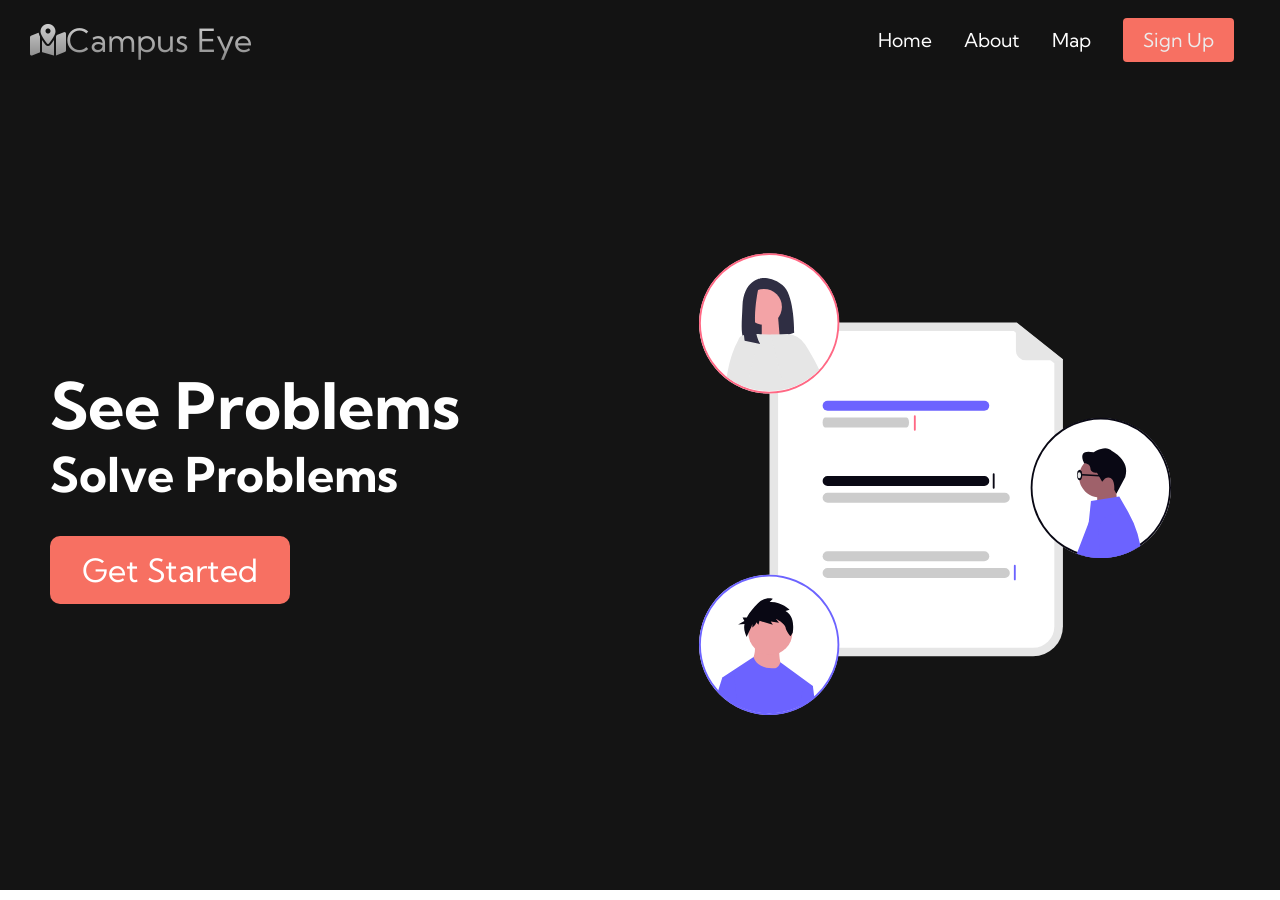
<file: index.html>
<!DOCTYPE html>
<html lang="en">
<head>
    <meta charset="UTF-8">
    <meta name="viewport" content="width=device-width, initial-scale=1.0">
    <title>Campus Eye</title>
    <link rel = "stylesheet" href = "styles.css">
    <link rel="preconnect" href="https://fonts.googleapis.com">
<link rel="preconnect" href="https://fonts.gstatic.com" crossorigin>
<link href="https://fonts.googleapis.com/css2?family=Kumbh+Sans:wght,YOPQ@100..900,300&display=swap" rel="stylesheet">
    <link rel="stylesheet"
href="https://cdnjs.cloudflare.com/ajax/libs/font-awesome/6.5.2/css/all.min.css">
</head>
<body>
    <!-- Navbar Section -->
    <nav class="navbar">
        <div class="navbar__container">
            <a href="/" id="navbar__logo"><i class="fa-solid fa-map-location-dot"></i>Campus Eye</a>
            <div class="navbar__toggle" id="mobile-menu">
                <span class="bar"></span>
                <span class="bar"></span>
                <span class="bar"></span>
            </div>
            <ul class="navbar__menu">
                <li class="navbar__item">
                    <a href="/" class="navbar__links">Home</a>
                </li>
                <li class="navbar__item">
                    <a href="/about.html" class="navbar__links">About</a>
                </li>
                <li class="navbar__item">
                    <a href="/map.html" class="navbar__links">Map</a>
                </li>
                <li class="navbar__btn">
                    <a href="/signup.html" class="button">Sign Up</a>
                </li>
            </ul>
        </div>
    </nav>
    <!-- Hero Section -->
     <div class="main">
        <div class="main__container">
            <div class="main__content">
                <h1>See Problems</h1>
                <h2>Solve Problems</h2>
                <button class = "main__btn"><a href="signup.html">Get Started</a></button>
            </div>
            <div class="main__img--container">
                <img src="/images/pic1.svg" alt="pic" id = "main__img">
            </div>
        </div>
     </div>
     <!-- Services Section -->
    <script src = 'app.js'></script>
</body>
</html>
</file>
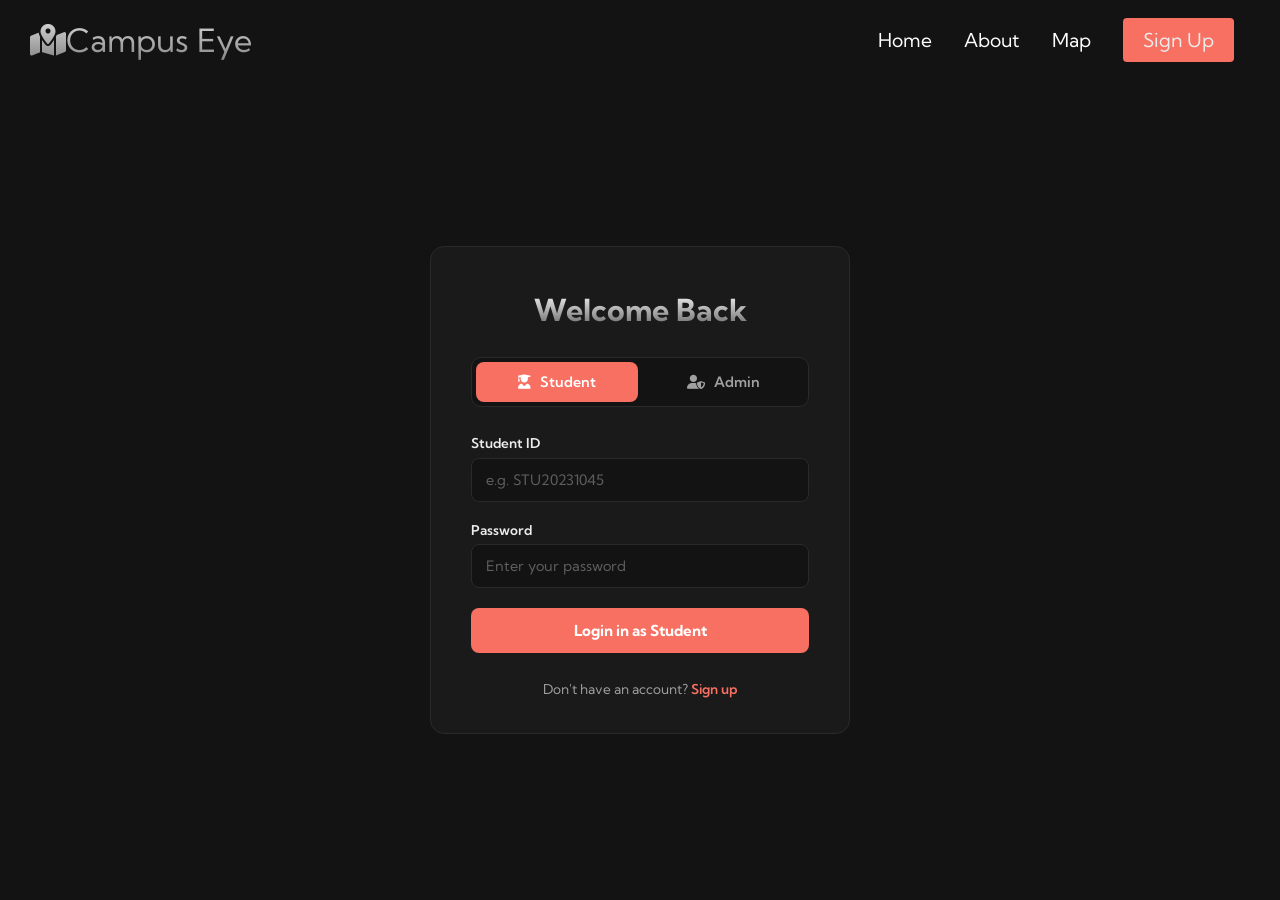
<file: login.html>
<!DOCTYPE html>
<html lang="en">
<head>
    <meta charset="UTF-8">
    <meta name="viewport" content="width=device-width, initial-scale=1.0">
    <title>Campus Eye | Login</title>
    <link rel="stylesheet" href="styles.css">
    <link rel="preconnect" href="https://fonts.googleapis.com">
    <link rel="preconnect" href="https://fonts.gstatic.com" crossorigin>
    <link href="https://fonts.googleapis.com/css2?family=Kumbh+Sans:wght,YOPQ@100..900,300&display=swap" rel="stylesheet">
    <link rel="stylesheet" href="https://cdnjs.cloudflare.com/ajax/libs/font-awesome/6.5.2/css/all.min.css">
</head>
<body>
    <!-- Navbar Section -->
    <nav class="navbar">
        <div class="navbar__container">
            <a href="/" id="navbar__logo"><i class="fa-solid fa-map-location-dot"></i>Campus Eye</a>
            <div class="navbar__toggle" id="mobile-menu">
                <span class="bar"></span>
                <span class="bar"></span>
                <span class="bar"></span>
            </div>
            <ul class="navbar__menu">
                <li class="navbar__item">
                    <a href="/" class="navbar__links">Home</a>
                </li>
                <li class="navbar__item">
                    <a href="/about.html" class="navbar__links">About</a>
                </li>
                <li class="navbar__item">
                    <a href="/map.html" class="navbar__links">Map</a>
                </li>
                <li class="navbar__btn">
                    <a href="/signup.html" class="button">Sign Up</a>
                </li>
            </ul>
        </div>
    </nav>

    <!-- Login Section -->
    <div class="login">
        <div class="login__container">

            <div class="login__header">
                <h1>Welcome Back</h1>
            </div>
            <div class="login__tabs" role="tablist" aria-label="Login type">
                <button class="login__tab active" id="tab-student" role="tab" aria-selected="true" aria-controls="panel-student" onclick="switchRole('student')">
                    <i class="fa-solid fa-user-graduate"></i> Student
                </button>
                <button class="login__tab" id="tab-admin" role="tab" aria-selected="false" aria-controls="panel-admin" onclick="switchRole('admin')">
                    <i class="fa-solid fa-user-shield"></i> Admin
                </button>
            </div>

            <!-- Student Login -->
            <div class="login__panel active" id="panel-student" role="tabpanel" aria-labelledby="tab-student">
                <form onsubmit="handleLogin(event, 'student')">
                    <div class="login__group">
                        <label for="student-id">Student ID</label>
                        <input type="text" id="student-id" placeholder="e.g. STU20231045" required>
                    </div>
                    <div class="login__group">
                        <label for="student-password">Password</label>
                        <input type="password" id="student-password" placeholder="Enter your password" required>
                    </div>
                    <button type="submit" class="login__btn">Login in as Student</button>
                </form>
            </div>

            <!-- Admin Login -->
            <div class="login__panel" id="panel-admin" role="tabpanel" aria-labelledby="tab-admin">
                <form onsubmit="handleLogin(event, 'admin')">
                    <div class="login__group">
                        <label for="admin-email">Admin Email</label>
                        <input type="email" id="admin-email" placeholder="admin@campuseye.edu" required>
                    </div>
                    <div class="login__group">
                        <label for="admin-password">Password</label>
                        <input type="password" id="admin-password" placeholder="Enter your password" required>
                    </div>
                    <button type="submit" class="login__btn">Login in as Admin</button>
                </form>
            </div>

            <div class="login__footer">
                Don't have an account? <a href="/signup.html">Sign up</a>
            </div>

        </div>
    </div>
    <script src = 'app.js'></script>
</body>
</html>
</file>
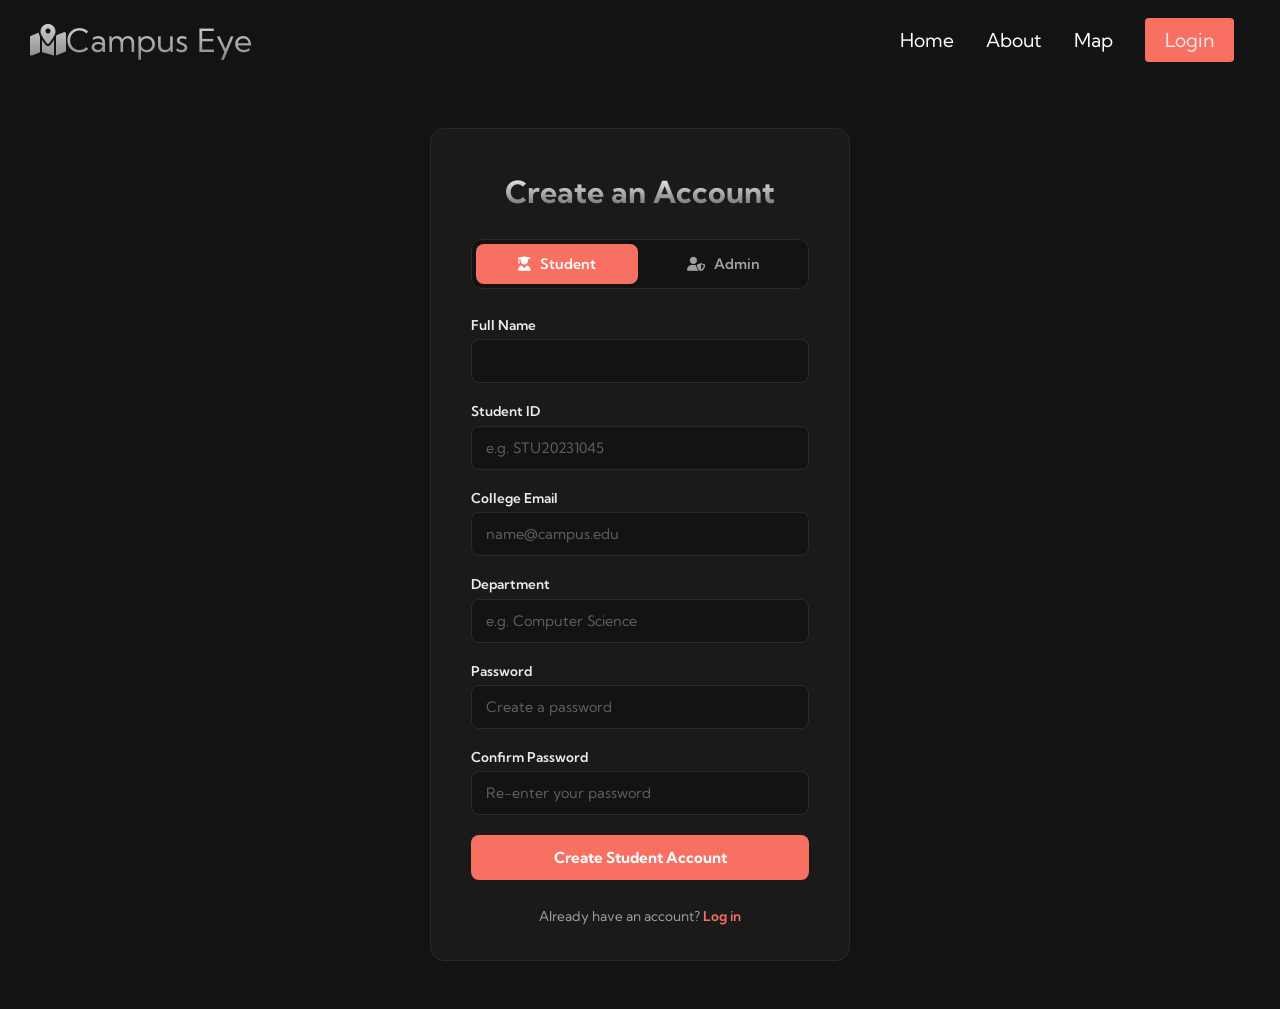
<file: signup.html>
<!DOCTYPE html>
<html lang="en">
<head>
    <meta charset="UTF-8">
    <meta name="viewport" content="width=device-width, initial-scale=1.0">
    <title>Campus Eye | Sign Up</title>
    <link rel="stylesheet" href="styles.css">
    <link rel="preconnect" href="https://fonts.googleapis.com">
    <link rel="preconnect" href="https://fonts.gstatic.com" crossorigin>
    <link href="https://fonts.googleapis.com/css2?family=Kumbh+Sans:wght,YOPQ@100..900,300&display=swap" rel="stylesheet">
    <link rel="stylesheet" href="https://cdnjs.cloudflare.com/ajax/libs/font-awesome/6.5.2/css/all.min.css">
</head>
<body>
    <!-- Navbar Section -->
    <nav class="navbar">
        <div class="navbar__container">
            <a href="/" id="navbar__logo"><i class="fa-solid fa-map-location-dot"></i>Campus Eye</a>
            <div class="navbar__toggle" id="mobile-menu">
                <span class="bar"></span>
                <span class="bar"></span>
                <span class="bar"></span>
            </div>
            <ul class="navbar__menu">
                <li class="navbar__item">
                    <a href="/" class="navbar__links">Home</a>
                </li>
                <li class="navbar__item">
                    <a href="/about.html" class="navbar__links">About</a>
                </li>
                <li class="navbar__item">
                    <a href="/map.html" class="navbar__links">Map</a>
                </li>
                <li class="navbar__btn">
                    <a href="/login.html" class="button">Login</a>
                </li>
            </ul>
        </div>
    </nav>

    <!-- Sign Up Section -->
    <div class="login">
        <div class="login__container">

            <div class="login__header">
                <h1>Create an Account</h1>
            </div>

            <div class="login__tabs" role="tablist" aria-label="Sign up type">
                <button class="login__tab active" id="tab-student" role="tab" aria-selected="true" aria-controls="panel-student" onclick="switchRole('student')">
                    <i class="fa-solid fa-user-graduate"></i> Student
                </button>
                <button class="login__tab" id="tab-admin" role="tab" aria-selected="false" aria-controls="panel-admin" onclick="switchRole('admin')">
                    <i class="fa-solid fa-user-shield"></i> Admin
                </button>
            </div>

            <!-- Student Sign Up -->
            <div class="login__panel active" id="panel-student" role="tabpanel" aria-labelledby="tab-student">
                <form onsubmit="handleSignup(event, 'student')">
                    <div class="login__group">
                        <label for="student-name">Full Name</label>
                        <input type="text" id="student-name" required>
                    </div>
                    <div class="login__group">
                        <label for="student-id">Student ID</label>
                        <input type="text" id="student-id" placeholder="e.g. STU20231045" required>
                    </div>
                    <div class="login__group">
                        <label for="student-email">College Email</label>
                        <input type="email" id="student-email" placeholder="name@campus.edu" required>
                    </div>
                    <div class="login__group">
                        <label for="student-department">Department</label>
                        <input type="text" id="student-department" placeholder="e.g. Computer Science" required>
                    </div>
                    <div class="login__group">
                        <label for="student-password">Password</label>
                        <input type="password" id="student-password" placeholder="Create a password" required>
                    </div>
                    <div class="login__group">
                        <label for="student-confirm">Confirm Password</label>
                        <input type="password" id="student-confirm" placeholder="Re-enter your password" required>
                    </div>
                    <button type="submit" class="login__btn">Create Student Account</button>
                </form>
            </div>

            <!-- Admin Sign Up -->
            <div class="login__panel" id="panel-admin" role="tabpanel" aria-labelledby="tab-admin">
                <form onsubmit="handleSignup(event, 'admin')">
                    <div class="login__group">
                        <label for="admin-name">Full Name</label>
                        <input type="text" id="admin-name" required>
                    </div>
                    <div class="login__group">
                        <label for="admin-employee-id">Employee ID</label>
                        <input type="text" id="admin-employee-id" placeholder="e.g. EMP4821" required>
                    </div>
                    <div class="login__group">
                        <label for="admin-email">Admin Email</label>
                        <input type="email" id="admin-email" placeholder="admin@campuseye.edu" required>
                    </div>
                    <div class="login__group">
                        <label for="admin-department">Department / Office</label>
                        <input type="text" id="admin-department" placeholder="e.g. Facilities Management" required>
                    </div>
                    <div class="login__group">
                        <label for="admin-code">Admin Access Code</label>
                        <input type="text" id="admin-code" placeholder="Provided by your institution" required>
                    </div>
                    <div class="login__group">
                        <label for="admin-password">Password</label>
                        <input type="password" id="admin-password" placeholder="Create a password" required>
                    </div>
                    <div class="login__group">
                        <label for="admin-confirm">Confirm Password</label>
                        <input type="password" id="admin-confirm" placeholder="Re-enter your password" required>
                    </div>
                    <button type="submit" class="login__btn">Create Admin Account</button>
                </form>
            </div>

            <div class="login__footer">
                Already have an account? <a href="/login.html">Log in</a>
            </div>

        </div>
    </div>

    <script src="app.js"></script>
</body>
</html>
</file>
<file: styles.css>
*{
    box-sizing: border-box;
    margin: 0;
    padding: 0;
    font-family: 'Kumbh Sans', sans-serif;
}

/* Navigation Bar */
.navbar{
    background-color: #131313;
    height: 80px;
    display: flex;
    justify-content: center;
    align-items: center;
    font-size: 1.2rem;
    position: sticky;
    top: 0;
    z-index: 999;
}
.navbar__container{
    display: flex;
    justify-content: space-between;
    height: 80px;
    z-index: 1;
    width: 100%;
    max-width: 1300px;
    margin: 0 auto;
    padding: 0 30px;
}
#navbar__logo{
    background-color: #ff8177;
    background-image: linear-gradient(to bottom, #fff 0%, #5f5f5f 100%);
    background-size: 100%;
    -webkit-background-clip: text;
    -moz-background-clip: text;
    -webkit-text-fill-color: transparent;
    -moz-text-fill-color: transparent;
    display: flex;
    align-items: center;
    cursor: pointer;
    text-decoration: none;
    font-size: 2rem;
}
.fa-gem{
    margin-right: 0.5rem;
}

.navbar__menu{
    display: flex;
    align-items: center;
    list-style: none;
    text-align: center;
}
.navbar__item{
    height: 80px;
}
.navbar__links{
    color: #fff;
    display: flex;
    align-items: center;
    justify-content: center;
    text-decoration: none;
    padding: 0 1rem;
    height: 100%;
}
.navbar__btn{
    display: flex;
    justify-content: center;
    align-items: center;
    padding: 0 1rem;
    width: 100%;
}
.button{
    display: flex;
    justify-content: center;
    align-items: center;
    text-decoration: none;
    padding: 10px 20px;
    height: 100%;
    width: 100%;
    border: none;
    outline: none;
    border-radius: 4px;
    background: #f77062;
    color: #ececec;
}
.button:hover{
    background: #fe1f36;
    transition: all 0.67s ease;
}
.navbar__links:hover{
    color: #f77062;
    transition: all 0.67s ease;
}

/* Mobile View */
@media screen and (max-width: 960px){
    .navbar__container{
        display: flex;
        justify-content: space-between;
        height: 80px;
        z-index: 1;
        width: 100%;
        max-width: 1300px;
        padding: 0;
    }
    .navbar__menu{
        display:  grid;
        grid-template-columns: auto;
        margin: 0;
        width: 100%;
        position: absolute;
        top: -1000px;
        opacity: 0;
        transition: all 0.67s ease;
        height: 50vh;
        z-index: -1;
        background: #131313;
    }
    .navbar__menu.active{
        top: 100%;
        opacity: 1;
        transition: all 0.67s ease;
        z-index: 99;
        height: 50vh;
        font-size: 1.6rem;
    }
    #navbar__logo{
        padding-left: 25px;
    }
    .navbar__toggle .bar{
        width: 25px;
        height: 3px;
        margin: 5px auto;
        transition: all 0.3s ease-in-out;
        background: #fff;
    }
    .navbar__item{
        width: 100%;
    }
    .navbar__links{
        text-align: center;
        padding: 2rem;
        width: 100%;
        display: table;
    }
    #mobile-menu{
        position: absolute;
        top: 20%;
        right: 5%;
        transform: translate(5%, 20%);
    }
    .navbar__btn{
        padding-bottom: 2rem;
    }
    .button{
        display: flex;
        justify-content: center;
        align-items: center;
        width: 80%;
        height: 80px;
        margin: 0;
    }
    .navbar__toggle .bar{
        display: block;
        cursor: pointer;
    }
    #mobile-menu.is-active .bar:nth-child(2){
        opacity: 0;
    }
    #mobile-menu.is-active .bar:nth-child(1){
        transform: translateY(8px) rotate(45deg);
    }
    #mobile-menu.is-active .bar:nth-child(3){
        transform: translateY(-8px) rotate(-45deg);
    }
}

/* Main Page Block */
.main{
    background: #131313;
}
.main__container{
    display: grid;
    grid-template-columns: 1fr 1fr;
    align-items: center;
    justify-self: center;
    margin: 0 auto;
    height: 90vh;
    background-color: #141414;
    z-index: 1;
    width: 100%;
    max-width: 1300px;
    padding: 0 50px;
}

.main__content h1{
    font-size: 4rem;
    background-color: #fff;
    background-image: #fff;
    background-size: 100%;
    -webkit-background-clip: text;
    -moz-background-clip: text;
    -webkit-text-fill-color: transparent;
    -moz-text-fill-color: transparent;
}
.main__content h2{
    background-color: #fff;
    background-size: 100%;
    -webkit-background-clip: text;
    -moz-background-clip: text;
    -webkit-text-fill-color: transparent;
    -moz-text-fill-color: transparent;
    font-size: 3rem;
}
.main__btn{
    font-size: 2rem;
    background: #f77062;
    padding: 14px 32px;
    border: none;
    border-radius: 10px;
    margin-top: 2rem;
    color: #fff;
    cursor: pointer;
    transition: all 0.35s ease;
    outline: none;
    position: relative;
    overflow: hidden;
}

.main__btn::after{
    content: '';
    position: absolute;
    top: 0;
    left: 0;
    width: 0;
    height: 100%;
    background: #ffb700;
    transition: all 0.35s ease;
    z-index: 1;
}

.main__btn a{
    color:#fff;
    position: relative;
    z-index: 2;
    text-decoration: none;
}

.main__btn:hover::after{
    width: 100%;
}
.main__img--container{
    text-align: center;
}
#main__img{
    width: 80%;
    height: 80%;
}
/* Mobile Responsive/View */
@media screen and (max-width: 768px){
    .main__container{
        display: grid;
        justify-content: center;
        align-items: center;
        grid-template-columns: auto;
        width: 100%;
        height: 90vh;
        margin: 0 auto;
    }
    .main__content{
        text-align: center;
        margin-bottom: 4rem;
    }
    .main__content h1{
        font-size: 2.5rem;
        margin-top: 2rem;
    }
    .main__content h2{
        font-size: 3rem;
    }
}
@media screen and (max-width: 480px){
    .main__content h1{
        font-size: 2rem;
        margin-top: 3rem;
    }
    .main__content h2{
        font-size: 2rem;
    }
    .main__btn{
        padding: 12px 36px;
        margin: 2.5rem 0;
    }
}

/* Login Page */
.login{
    background: #131313;
    min-height: calc(100vh - 80px);
    display: flex;
    align-items: center;
    justify-content: center;
    padding: 3rem 20px;
}
.login__container{
    background: #1a1a1a;
    border: 1px solid #2a2a2a;
    border-radius: 14px;
    width: 100%;
    max-width: 420px;
    padding: 2.75rem 2.5rem 2.25rem;
}
.login__header{
    text-align: center;
    margin-bottom: 1.75rem;
}
.login__header h1{
    background-color: #fff;
    background-image: linear-gradient(to bottom, #fff 0%, #5f5f5f 100%);
    background-size: 100%;
    -webkit-background-clip: text;
    -moz-background-clip: text;
    -webkit-text-fill-color: transparent;
    -moz-text-fill-color: transparent;
    font-size: 1.9rem;
    margin-bottom: 0.4rem;
}

.login__tabs{
    display: flex;
    background: #131313;
    border: 1px solid #2a2a2a;
    border-radius: 10px;
    padding: 4px;
    gap: 4px;
    margin-bottom: 1.75rem;
}
.login__tab{
    flex: 1;
    text-align: center;
    padding: 11px 0;
    border-radius: 8px;
    font-size: 0.9rem;
    font-weight: 600;
    color: #a0a0a0;
    cursor: pointer;
    border: none;
    background: transparent;
    transition: all 0.35s ease;
}
.login__tab i{
    margin-right: 6px;
}
.login__tab.active{
    background: #f77062;
    color: #fff;
}
 
.login__panel{
    display: none;
}
.login__panel.active{
    display: block;
}
 
.login__group{
    margin-bottom: 1.25rem;
}
.login__group label{
    display: block;
    font-size: 0.85rem;
    font-weight: 600;
    color: #ececec;
    margin-bottom: 0.4rem;
}
.login__group input{
    width: 100%;
    padding: 12px 14px;
    border: 1.5px solid #2a2a2a;
    border-radius: 8px;
    background: #131313;
    font-size: 0.9rem;
    color: #ececec;
    outline: none;
    transition: border-color 0.35s ease;
}
.login__group input::placeholder{
    color: #5f5f5f;
}
.login__group input:focus{
    border-color: #f77062;
}
 
.login__btn{
    width: 100%;
    padding: 13px 0;
    border: none;
    border-radius: 8px;
    background: #f77062;
    color: #fff;
    font-size: 0.95rem;
    font-weight: 700;
    cursor: pointer;
    transition: all 0.35s ease;
}
.login__btn:hover{
    background: #fe1f36;
}
 
.login__footer{
    text-align: center;
    font-size: 0.85rem;
    color: #a0a0a0;
    margin-top: 1.75rem;
}
.login__footer a{
    color: #f77062;
    font-weight: 600;
    text-decoration: none;
}
.login__footer a:hover{
    text-decoration: underline;
}
 
/* Login focus visibility for accessibility */
.login__tab:focus-visible,
.login__btn:focus-visible,
.login__group input:focus-visible{
    outline: 2px solid #f77062;
    outline-offset: 2px;
}
 
@media screen and (max-width: 480px){
    .login__container{
        padding: 2.25rem 1.5rem 2rem;
    }
}

.about{
    background: #131313;
} 
.about__container{
    display: grid;
    align-items: center;
    justify-self: center;
    margin: 0 auto;
    height: 90vh;
    background-color: #141414;
    z-index: 1;
    width: 100%;
    max-width: 1300px;
    padding: 0 30px;
}
.about__content h1{
    font-size: 3rem;
    background-color: #fff;
    background-image: #fff;
    background-size: 100%;
    -webkit-background-clip: text;
    -moz-background-clip: text;
    -webkit-text-fill-color: transparent;
    -moz-text-fill-color: transparent;
    text-align: center;
}
@media screen and (max-width: 768px){
    .about__container{
        display: grid;
        justify-content: center;
        align-items: center;
        grid-template-columns: auto;
        width: 100%;
        height: 90vh;
        margin: 0 auto;
    }
    .about__content{
        text-align: center;
        margin-bottom: 4rem;
    }
    .about__content h1{
        font-size: 2.5rem;
        margin-top: 2rem;
    }
}

.map{
    background: #131313;
}
.map__text{
    color: #fff;
    text-align: center;
    justify-content: center;
}
.map__img--container{
    display: flex;
    justify-content: center;
    align-items: center;
}
#map__img{
    width: auto;
    height: auto;
}
</file>
